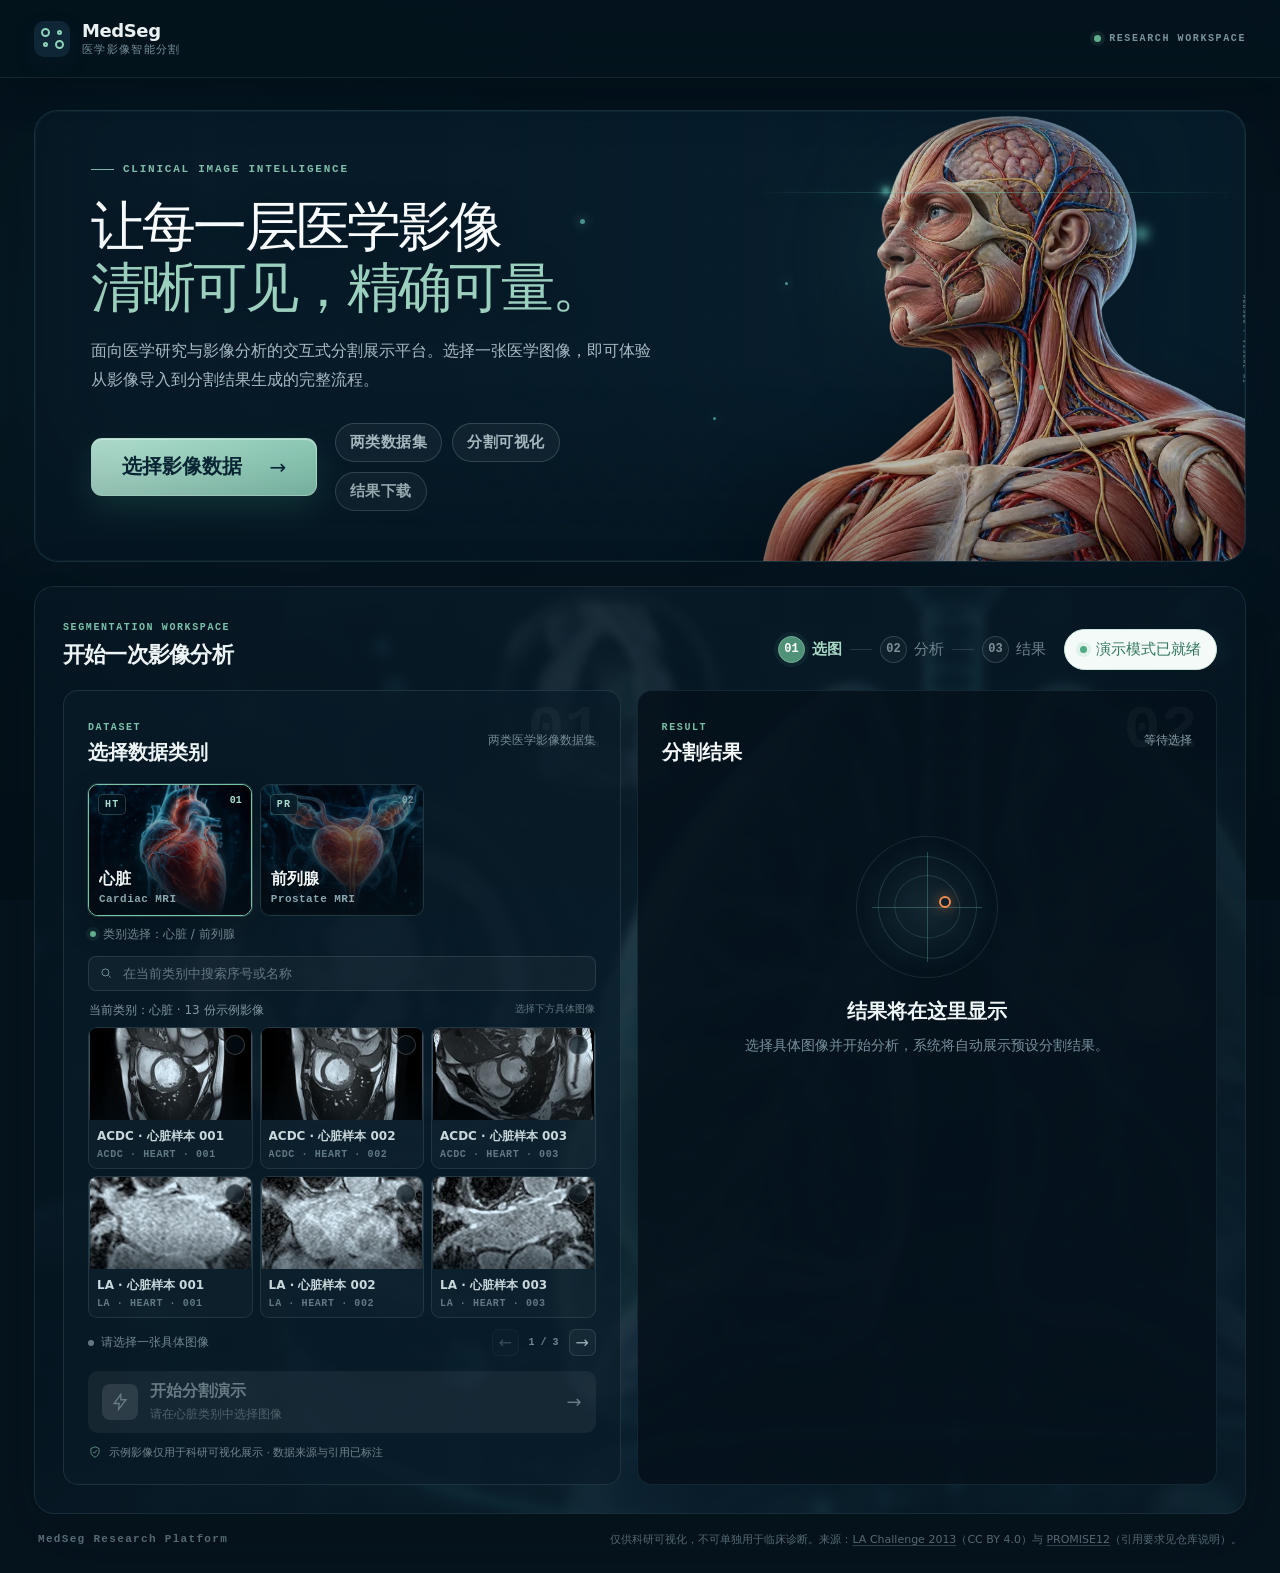
<file: index.html>
<!doctype html>
<html lang="zh-CN">
<head>
  <meta charset="utf-8">
  <meta name="viewport" content="width=device-width,initial-scale=1">
  <meta http-equiv="Cache-Control" content="no-cache, no-store, must-revalidate">
  <meta http-equiv="Pragma" content="no-cache">
  <meta http-equiv="Expires" content="0">
  <meta name="description" content="MedSeg 医学影像智能分割平台">
  <title>MedSeg · 医学影像智能分割</title>
  <link rel="stylesheet" href="./styles.css?v=20261020-3">
</head>
<body>
  <header class="masthead">
    <a class="brand" href="#" aria-label="MedSeg 首页">
      <span class="brand-mark"><i></i><i></i></span>
      <span><b>MedSeg</b><small>医学影像智能分割</small></span>
    </a>
    <span class="header-note"><i></i> RESEARCH WORKSPACE</span>
  </header>

  <main>
    <section class="hero" id="hero">
      <div class="hero-backdrop" aria-hidden="true">
        <img class="anatomy-foreground" src="./assets/anatomy-accent.webp" alt="">
        <div class="anatomy-scan"></div>
        <i class="depth-glow depth-glow-one"></i>
        <i class="depth-glow depth-glow-two"></i>
        <div class="depth-grid"></div>
        <div class="depth-particles"><i></i><i></i><i></i><i></i><i></i><i></i></div>
      </div>
      <div class="hero-copy">
        <span class="eyebrow"><i></i> CLINICAL IMAGE INTELLIGENCE</span>
        <h1>让每一层医学影像<br><em>清晰可见，精确可量。</em></h1>
        <p>面向医学研究与影像分析的交互式分割展示平台。选择一张医学图像，即可体验从影像导入到分割结果生成的完整流程。</p>
        <div class="hero-actions">
          <button class="hero-upload" id="heroUpload">选择影像数据 <span>→</span></button>
          <div class="capability-tags" aria-label="平台能力">
            <span>两类数据集</span><span>分割可视化</span><span>结果下载</span>
          </div>
        </div>
      </div>
      <div class="hero-edge-label" aria-hidden="true">MEDSEG / VISUAL AI</div>
    </section>

    <section class="workspace" aria-labelledby="workspaceTitle">
      <div class="workspace-head">
        <div><span>SEGMENTATION WORKSPACE</span><h2 id="workspaceTitle">开始一次影像分析</h2></div>
        <div class="workspace-meta">
          <div class="workflow-rail" id="workflowRail" aria-label="分析流程">
            <span class="active" data-step="upload"><b>01</b>选图</span><i></i>
            <span data-step="analyze"><b>02</b>分析</span><i></i>
            <span data-step="result"><b>03</b>结果</span>
          </div>
          <div class="service-state ready" id="serviceState" role="status"><i></i><span>演示模式已就绪</span></div>
        </div>
      </div>

      <div class="workflow-grid">
        <section class="panel upload-panel">
          <div class="panel-index">01</div>
          <div class="panel-title"><div><span>DATASET</span><h3>选择数据类别</h3></div><small>两类医学影像数据集</small></div>

          <div class="dataset-picker" id="datasetPicker" aria-label="数据类别选择">
            <button class="active" type="button" data-category="心脏">
              <img src="./assets/dataset-heart-cover.webp" alt="" loading="lazy"><span class="dataset-code">HT</span><span><b>心脏</b><small>Cardiac MRI</small></span><i>01</i>
            </button>
            <button type="button" data-category="前列腺">
              <img src="./assets/dataset-prostate-cover.webp" alt="" loading="lazy"><span class="dataset-code">PR</span><span><b>前列腺</b><small>Prostate MRI</small></span><i>02</i>
            </button>
          </div>
          <p class="dataset-label"><i></i>类别选择：心脏 / 前列腺</p>

          <div class="library-pane" id="libraryPane">
            <div class="library-toolbar single">
              <label class="library-search"><svg viewBox="0 0 24 24" aria-hidden="true"><circle cx="11" cy="11" r="6"/><path d="m16 16 4 4"/></svg><input id="librarySearch" type="search" placeholder="在当前类别中搜索序号或名称"></label>
            </div>
            <div class="library-caption"><span id="libraryCount">正在载入心脏数据…</span><small>选择下方具体图像</small></div>
            <div class="library-grid" id="libraryGrid" aria-live="polite"></div>
            <div class="library-footer">
              <div class="library-selection" id="librarySelection"><i></i><span>请选择一张具体图像</span></div>
              <nav class="library-pagination" aria-label="素材库分页">
                <button id="libraryPrev" aria-label="上一页">←</button><span id="libraryPage">1 / 1</span><button id="libraryNext" aria-label="下一页">→</button>
              </nav>
            </div>
          </div>

          <button class="analyze-button" id="runModel" disabled>
            <span class="button-icon"><svg viewBox="0 0 24 24"><path d="m13 2-9 12h7l-1 8 10-13h-7z"/></svg></span>
            <span><b>开始分割演示</b><small id="runModelHint">请先选择一张图片</small></span>
            <i>→</i>
          </button>

          <div class="progress" id="runProgress">
            <div><span id="progressText">等待提交</span><b id="progressValue">0%</b></div>
            <i><em id="progressBar"></em></i>
          </div>
          <p class="privacy"><svg viewBox="0 0 24 24"><path d="M12 3 5 6v5c0 4.8 2.8 8 7 10 4.2-2 7-5.2 7-10V6zM9 12l2 2 4-5"/></svg>示例影像仅用于科研可视化展示 · 数据来源与引用已标注</p>
        </section>

        <section class="panel result-panel">
          <div class="panel-index">02</div>
          <div class="panel-title"><div><span>RESULT</span><h3>分割结果</h3></div><small id="resultStatus">等待分析</small></div>

          <div class="result-empty" id="resultEmpty">
            <div class="empty-visual"><i></i><i></i><span></span></div>
            <div class="demo-loader" aria-hidden="true"><i></i></div>
            <b id="emptyTitle">结果将在这里显示</b>
            <p id="emptyCopy">选择具体图像并开始分析，系统将自动展示预设分割结果。</p>
          </div>

          <div class="result-content" id="resultContent">
            <div class="demo-result-frame">
              <img id="demoResult" src="./assets/library/results/heart-acdc-001-result.webp" alt="医学影像分割演示结果">
              <span><i></i> <b id="resultLabel">DEMO RESULT</b></span>
            </div>
            <div class="metrics">
              <div><span id="metricLabel1">目标区域</span><b id="metricValue1">等待分析</b></div>
              <div><span id="metricLabel2">分割体积</span><b id="metricValue2">等待分析</b></div>
              <div><span id="metricLabel3">Dice</span><b id="metricValue3">等待分析</b></div>
            </div>
            <p class="demo-disclaimer">量化数值根据预测掩膜与参考标注计算，仅用于科研演示，不代表临床结论。</p>
            <button class="download-button" id="exportResult"><svg viewBox="0 0 24 24"><path d="M12 3v12m0 0 5-5m-5 5-5-5M5 20h14"/></svg>下载演示结果</button>
          </div>
        </section>
      </div>
    </section>

    <footer><span>MedSeg Research Platform</span><p>仅供科研可视化，不可单独用于临床诊断。来源：<a href="https://figshare.com/articles/dataset/Left_Atrial_Segmentation_Challenge_2013_MRI_testing/1492989" target="_blank" rel="noopener noreferrer">LA Challenge 2013</a>（CC BY 4.0）与 <a href="https://zenodo.org/records/8026660" target="_blank" rel="noopener noreferrer">PROMISE12</a>（引用要求见仓库说明）。</p></footer>
  </main>

  <div class="toast" id="toast" role="status"><span>✓</span><div><b>操作完成</b><small>结果已更新</small></div></div>
  <script src="./app.js?v=20261020-3"></script>
</body>
</html>
</file>
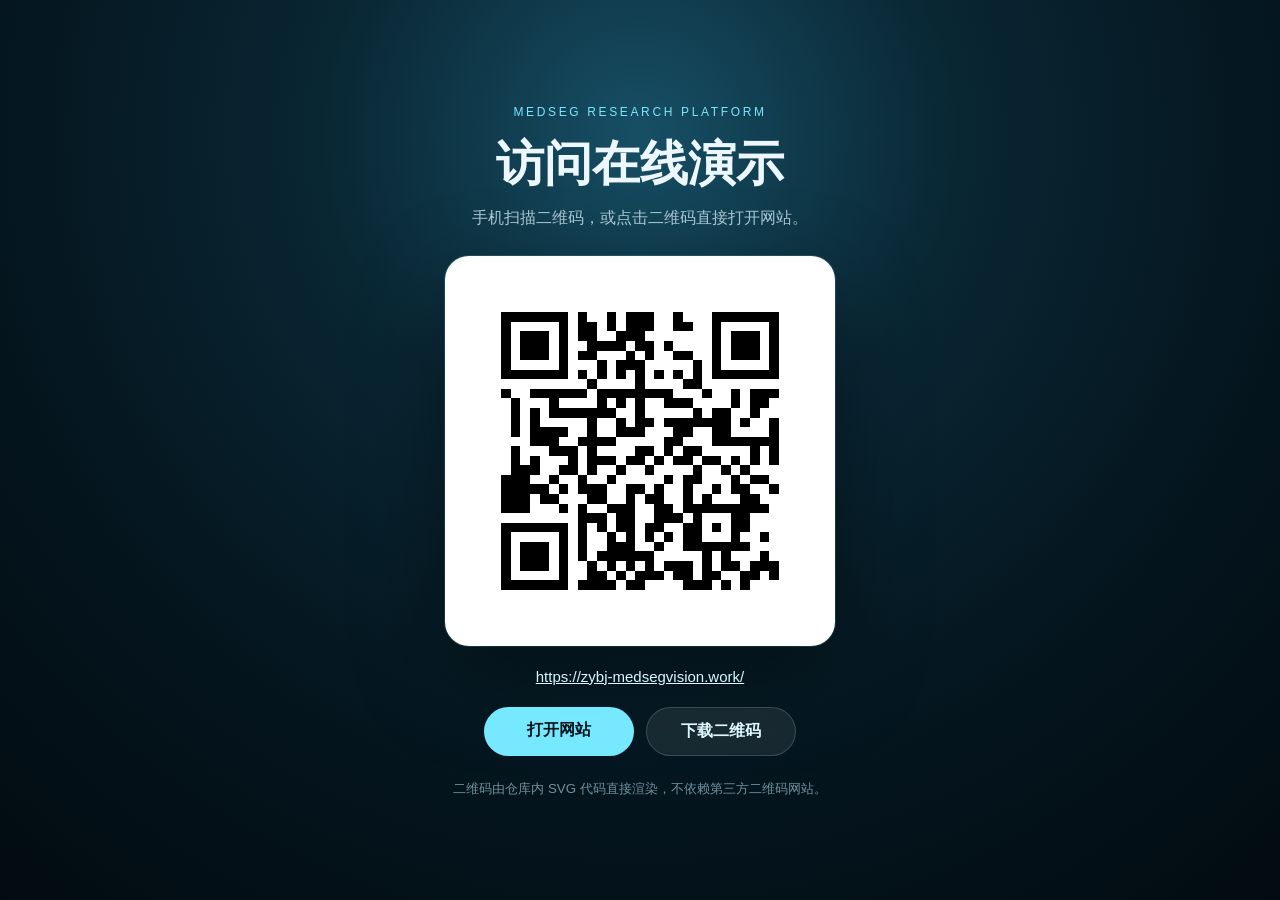
<file: qr.html>
<!doctype html>
<html lang="zh-CN">
<head>
  <meta charset="utf-8">
  <meta name="viewport" content="width=device-width,initial-scale=1">
  <title>MedSeg · 网站二维码</title>
  <meta name="description" content="MedSeg 医学影像智能分割平台访问二维码">
  <style>
    :root { color-scheme: dark; font-family: Inter, "PingFang SC", "Microsoft YaHei", sans-serif; }
    * { box-sizing: border-box; }
    body { margin: 0; min-height: 100vh; display: grid; place-items: center; padding: 32px; color: #edf7ff; background: radial-gradient(circle at 50% 15%, #174f65 0, #092633 32%, #04141d 68%, #020b11 100%); }
    main { width: min(92vw, 560px); text-align: center; }
    .eyebrow { color: #79e7ff; font-size: 12px; letter-spacing: .22em; }
    h1 { margin: 12px 0 8px; font-size: clamp(30px, 7vw, 48px); font-weight: 650; }
    p { margin: 0 0 24px; color: #a8c6d2; line-height: 1.7; }
    .qr { display: block; width: min(78vw, 390px); margin: 0 auto; padding: 18px; border-radius: 24px; background: #fff; box-shadow: 0 30px 90px rgba(0,0,0,.38), 0 0 0 1px rgba(117,231,255,.18); }
    .qr img { display: block; width: 100%; height: auto; }
    .url { display: block; margin: 22px 0; color: #d9f7ff; font-size: 15px; word-break: break-all; }
    .actions { display: flex; justify-content: center; gap: 12px; flex-wrap: wrap; }
    .actions a { min-width: 150px; padding: 13px 18px; border-radius: 999px; color: #03131b; background: #76e8ff; text-decoration: none; font-weight: 700; }
    .actions a:last-child { color: #dff8ff; background: rgba(255,255,255,.08); border: 1px solid rgba(255,255,255,.16); }
    small { display: block; margin-top: 24px; color: #6f929f; }
  </style>
</head>
<body>
  <main>
    <span class="eyebrow">MEDSEG RESEARCH PLATFORM</span>
    <h1>访问在线演示</h1>
    <p>手机扫描二维码，或点击二维码直接打开网站。</p>
    <a class="qr" href="https://zybj-medsegvision.work/" aria-label="打开 MedSeg 网站">
      <img src="./assets/zybj-medsegvision-qr.svg" alt="MedSeg 网站二维码">
    </a>
    <a class="url" href="https://zybj-medsegvision.work/">https://zybj-medsegvision.work/</a>
    <div class="actions">
      <a href="https://zybj-medsegvision.work/">打开网站</a>
      <a href="./assets/zybj-medsegvision-qr.svg" download="zybj-medsegvision-qr.svg">下载二维码</a>
    </div>
    <small>二维码由仓库内 SVG 代码直接渲染，不依赖第三方二维码网站。</small>
  </main>
</body>
</html>
</file>
<file: styles.css>
:root {
  --ink: #12202d;
  --muted: #687685;
  --line: #dce3e8;
  --paper: #f4f6f5;
  --white: #ffffff;
  --navy: #0f2636;
  --blue: #266c8e;
  --blue-dark: #174e6b;
  --mint: #78bda5;
  --shadow: 0 18px 60px rgba(21, 45, 59, .09);
}

* { box-sizing: border-box; }
html { scroll-behavior: smooth; }
body { margin: 0; color: var(--ink); background: var(--paper); font-family: Inter, "PingFang SC", "Microsoft YaHei", system-ui, sans-serif; -webkit-font-smoothing: antialiased; }
body:before, body:after { content: ""; position: fixed; z-index: -1; border-radius: 50%; filter: blur(90px); pointer-events: none; }
body:before { width: 40vw; height: 40vw; left: -18vw; top: 22vh; background: rgba(77, 156, 150, .10); animation: ambient-drift 15s ease-in-out infinite alternate; }
body:after { width: 34vw; height: 34vw; right: -14vw; top: 48vh; background: rgba(48, 106, 147, .09); animation: ambient-drift 18s ease-in-out -5s infinite alternate-reverse; }
button, input { font: inherit; }
button, label { -webkit-tap-highlight-color: transparent; }

.masthead { height: 78px; padding: 0 max(34px, calc((100vw - 1360px) / 2)); display: flex; align-items: center; justify-content: space-between; border-bottom: 1px solid rgba(18, 32, 45, .08); background: rgba(248, 249, 248, .9); backdrop-filter: blur(18px); position: sticky; top: 0; z-index: 20; }
.brand { display: flex; align-items: center; gap: 12px; color: inherit; text-decoration: none; }
.brand-mark { width: 36px; height: 36px; position: relative; display: grid; place-items: center; border-radius: 10px; background: var(--navy); box-shadow: 0 8px 20px rgba(15, 38, 54, .18); }
.brand-mark:before, .brand-mark:after, .brand-mark i { content: ""; position: absolute; width: 5px; height: 5px; border: 2px solid #8ed2ba; border-radius: 50%; }
.brand-mark:before { transform: translate(-7px, -6px); }
.brand-mark:after { transform: translate(7px, 6px); }
.brand-mark i:first-child { transform: translate(7px, -6px); }
.brand-mark i:last-child { transform: translate(-7px, 6px); }
.brand > span:last-child { display: flex; flex-direction: column; }
.brand b { font-size: 18px; letter-spacing: -.4px; }
.brand small { margin-top: 1px; color: #7d8993; font-size: 9px; letter-spacing: .12em; }
.header-note { display: flex; align-items: center; gap: 8px; color: #70808a; font: 600 8px ui-monospace, SFMono-Regular, Menlo, monospace; letter-spacing: .16em; }
.header-note i { width: 7px; height: 7px; border-radius: 50%; background: #62ac8e; box-shadow: 0 0 0 4px rgba(98,172,142,.12); }

main { max-width: 1360px; margin: 0 auto; padding: 32px 34px 26px; }
.hero { --depth-x: 0; --depth-y: 0; min-height: 430px; overflow: hidden; position: relative; border: 1px solid rgba(119,184,172,.13); border-radius: 24px; background: #081e2d; box-shadow: 0 25px 75px rgba(10, 35, 48, .18); isolation: isolate; }
.hero:before { content: ""; position: absolute; inset: 0; z-index: 1; background: linear-gradient(90deg, rgba(7,26,39,.97) 0%, rgba(7,27,40,.88) 35%, rgba(7,27,40,.38) 58%, rgba(7,27,40,.12) 100%), linear-gradient(0deg, rgba(5,20,30,.55), transparent 44%); }
.hero:after { content: ""; position: absolute; inset: 0; z-index: 4; border-radius: inherit; box-shadow: inset 0 0 0 1px rgba(255,255,255,.035), inset 0 -70px 100px rgba(3,14,22,.28); pointer-events: none; }
.hero-backdrop { position: absolute; inset: 0; overflow: hidden; }
.depth-image { width: 112%; height: 112%; position: absolute; left: -4%; top: -6%; object-fit: cover; opacity: .54; transform: translate3d(calc(var(--depth-x) * -16px), calc(var(--depth-y) * -10px), 0) scale(1.035); filter: blur(1.2px) saturate(.74) contrast(1.03); transition: transform .7s cubic-bezier(.2,.8,.2,1); will-change: transform; }
.anatomy-foreground { width: auto; height: 112%; position: absolute; right: -2.5%; bottom: -12%; z-index: 2; object-fit: contain; opacity: .94; transform: translate3d(calc(var(--depth-x) * 10px), calc(var(--depth-y) * 7px), 0); filter: saturate(.73) contrast(1.04) brightness(.84) drop-shadow(-24px 12px 34px rgba(1,12,20,.38)); transition: transform .58s cubic-bezier(.2,.8,.2,1); will-change: transform; }
.anatomy-scan { width: 41%; height: 1px; position: absolute; right: 0; top: 18%; z-index: 3; background: linear-gradient(90deg, transparent, rgba(105,223,197,.72), transparent); box-shadow: 0 0 18px rgba(105,223,197,.42); opacity: .55; animation: anatomy-scan 6.5s ease-in-out infinite; }
.depth-grid { position: absolute; inset: -8%; transform: translate3d(calc(var(--depth-x) * 9px), calc(var(--depth-y) * 6px), 0); background-image: linear-gradient(rgba(142,211,198,.035) 1px, transparent 1px), linear-gradient(90deg, rgba(142,211,198,.035) 1px, transparent 1px); background-size: 48px 48px; mask-image: linear-gradient(90deg, #000, transparent 72%); transition: transform .9s cubic-bezier(.2,.8,.2,1); }
.depth-glow { position: absolute; border-radius: 50%; filter: blur(38px); opacity: .42; mix-blend-mode: screen; }
.depth-glow-one { width: 180px; height: 180px; right: 18%; top: 12%; z-index: 2; background: rgba(64,193,189,.22); transform: translate3d(calc(var(--depth-x) * 24px), calc(var(--depth-y) * 16px), 0); }
.depth-glow-two { width: 110px; height: 110px; right: 5%; bottom: 8%; background: rgba(104,211,178,.19); transform: translate3d(calc(var(--depth-x) * 38px), calc(var(--depth-y) * 24px), 0); }
.depth-particles { position: absolute; inset: 0; z-index: 2; pointer-events: none; }
.depth-particles i { width: 5px; height: 5px; position: absolute; border-radius: 50%; background: rgba(116,219,205,.62); box-shadow: 0 0 12px rgba(116,219,205,.75); animation: particle-float 6s ease-in-out infinite alternate; }
.depth-particles i:nth-child(1) { left: 45%; top: 24%; }
.depth-particles i:nth-child(2) { width: 3px; height: 3px; left: 56%; top: 68%; animation-delay: -1.4s; }
.depth-particles i:nth-child(3) { width: 8px; height: 8px; left: 70%; top: 17%; filter: blur(2px); animation-delay: -3s; }
.depth-particles i:nth-child(4) { left: 83%; top: 61%; animation-delay: -4.2s; }
.depth-particles i:nth-child(5) { width: 11px; height: 11px; left: 91%; top: 26%; filter: blur(4px); animation-delay: -2.1s; }
.depth-particles i:nth-child(6) { width: 3px; height: 3px; left: 62%; top: 38%; animation-delay: -.7s; }
.hero-copy { width: min(680px, 59%); min-height: 430px; display: flex; flex-direction: column; justify-content: center; padding: 52px 56px 50px; position: relative; z-index: 3; }
.eyebrow { display: flex; align-items: center; gap: 9px; color: #80bca8; font: 600 9px/1.2 ui-monospace, SFMono-Regular, Menlo, monospace; letter-spacing: .16em; }
.eyebrow i { width: 23px; height: 1px; background: #80bca8; }
.hero h1 { margin: 21px 0 16px; color: #f7fbfc; font-family: Georgia, "Noto Serif SC", serif; font-size: clamp(38px, 4.2vw, 61px); font-weight: 500; line-height: 1.14; letter-spacing: -.052em; text-shadow: 0 5px 30px rgba(2,12,19,.32); }
.hero h1 em { color: #9cd0be; font-style: normal; }
.hero-copy > p { max-width: 660px; margin: 0; color: #a9bac4; font-size: 13px; line-height: 1.9; }
.hero-actions { display: flex; align-items: center; gap: 18px; margin-top: 28px; }
.hero-upload { min-width: 226px; height: 58px; display: inline-flex; align-items: center; justify-content: center; gap: 28px; padding: 0 24px; border: 1px solid rgba(191,237,221,.72); border-radius: 11px; color: #0b2837; background: linear-gradient(135deg, #b6e6d5, #89cbb5); box-shadow: 0 13px 32px rgba(66,157,130,.23), inset 0 1px rgba(255,255,255,.45); cursor: pointer; font-size: 20px; font-weight: 700; transition: .25s ease; }
.hero-upload:hover { background: linear-gradient(135deg, #c6eee0, #9bd8c4); box-shadow: 0 16px 40px rgba(66,157,130,.31), inset 0 1px rgba(255,255,255,.55); transform: translateY(-2px); }
.hero-upload span { font-size: 20px; font-weight: 400; }
.capability-tags { display: flex; align-items: center; gap: 10px; flex-wrap: wrap; }
.capability-tags span { padding: 9px 14px; border: 1px solid rgba(171,205,199,.22); border-radius: 999px; color: #abc0c6; background: rgba(255,255,255,.045); font: 600 15px ui-monospace, SFMono-Regular, Menlo, monospace; letter-spacing: .03em; }
.hero-edge-label { position: absolute; right: -45px; top: 50%; z-index: 5; transform: rotate(90deg); color: rgba(161,199,198,.5); font: 600 6px ui-monospace, monospace; letter-spacing: .23em; }

.workspace { margin-top: 24px; padding: 28px; border: 1px solid rgba(204,216,222,.9); border-radius: 20px; background: rgba(255,255,255,.82); box-shadow: 0 18px 55px rgba(31, 54, 68, .075); backdrop-filter: blur(20px); }
.workspace-head { display: flex; justify-content: space-between; align-items: flex-end; margin-bottom: 20px; }
.workspace-head > div:first-child span, .panel-title span { color: var(--blue); font: 600 8px ui-monospace, monospace; letter-spacing: .16em; }
.workspace h2 { margin: 6px 0 0; font-size: 22px; letter-spacing: -.035em; }
.workspace-meta { display: flex; align-items: center; gap: 18px; }
.workflow-rail { display: flex; align-items: center; gap: 8px; }
.workflow-rail > i { width: 22px; height: 1px; display: block; background: #dbe2e6; }
.workflow-rail span { display: flex; align-items: center; gap: 7px; color: #9aa5ac; font-size: 14px; transition: .25s; }
.workflow-rail span b { width: 27px; height: 27px; display: grid; place-items: center; border: 1px solid #dce3e7; border-radius: 50%; color: #9aa5ac; font: 600 11px ui-monospace, monospace; background: #f8f9f9; transition: .25s; }
.workflow-rail span.active { color: var(--blue-dark); font-weight: 600; }
.workflow-rail span.active b { border-color: #76ae9a; color: #fff; background: #4f9278; box-shadow: 0 0 0 4px rgba(79,146,120,.1); }
.workflow-rail span.complete { color: #68907f; }
.workflow-rail span.complete b { border-color: #b5d9ca; color: #4d8e75; background: #edf7f3; }
.service-state { display: flex; align-items: center; gap: 9px; padding: 10px 15px; border: 1px solid #e1e5e8; border-radius: 999px; color: #72808b; background: #f8f9f9; font-size: 14px; }
.service-state i { width: 7px; height: 7px; border-radius: 50%; background: #9aa6ae; box-shadow: 0 0 0 4px rgba(154,166,174,.12); }
.service-state.ready { color: #32765d; border-color: #cde6dc; background: #f3faf7; }
.service-state.ready i { background: #52a985; box-shadow: 0 0 0 4px rgba(82,169,133,.12); }
.service-state.warning { color: #9a7022; border-color: #eedfb8; background: #fffaf0; }
.service-state.warning i { background: #d8a240; }
.service-state.offline { color: #966060; border-color: #ecd8d8; background: #fff7f7; }
.service-state.offline i { background: #c97b7b; }

.workflow-grid { display: grid; grid-template-columns: minmax(380px, .88fr) minmax(500px, 1.12fr); gap: 16px; }
.panel { min-height: 440px; position: relative; padding: 24px; overflow: hidden; border: 1px solid var(--line); border-radius: 15px; background: var(--white); transition: transform .28s ease, box-shadow .28s ease, border-color .28s ease; }
.panel:hover { transform: translateY(-2px); border-color: #cdd9de; box-shadow: 0 16px 38px rgba(21,48,63,.08); }
.panel-index { position: absolute; right: 18px; top: 9px; color: #eff2f3; font: 700 62px/1 ui-monospace, monospace; pointer-events: none; }
.panel-title { position: relative; z-index: 1; display: flex; justify-content: space-between; align-items: center; margin-bottom: 18px; }
.panel-title h3 { margin: 5px 0 0; font-size: 17px; }
.panel-title > small { color: #87939d; font-size: 9px; }

.drop-zone { min-height: 178px; display: flex; flex-direction: column; align-items: center; justify-content: center; position: relative; overflow: hidden; padding: 24px; border: 1px dashed #b9c8d0; border-radius: 12px; background: #f7f9f9; cursor: pointer; transition: .2s ease; text-align: center; }
.drop-zone:hover, .drop-zone.dragging { border-color: #5b9f87; background: linear-gradient(145deg, #f4faf7, #f0f7f8); box-shadow: inset 0 0 0 1px rgba(91,159,135,.08), 0 12px 26px rgba(32,93,72,.07); transform: translateY(-2px); }
.upload-icon { width: 46px; height: 46px; display: grid; place-items: center; margin-bottom: 12px; border-radius: 50%; color: var(--blue); background: #e6f0f4; }
.upload-icon svg { width: 23px; fill: none; stroke: currentColor; stroke-width: 1.6; }
.drop-zone b { font-size: 14px; }
.drop-zone p { max-width: 400px; margin: 7px 0 13px; color: #7b8892; font-size: 9px; line-height: 1.6; }
.choose-file { padding: 7px 13px; border: 1px solid #cdd8de; border-radius: 7px; color: #35556a; background: #fff; font-size: 9px; font-weight: 600; }
.input-preview { display: none; }
.input-preview.show { width: calc(100% - 20px); height: calc(100% - 20px); display: block; position: absolute; inset: 10px; border-radius: 9px; object-fit: contain; background: #07111a; }
.drop-zone.has-preview > :not(input):not(.input-preview) { opacity: 0; }
.drop-zone.has-preview:after { content: "点击更换图片"; position: absolute; right: 17px; bottom: 16px; z-index: 2; padding: 6px 9px; border: 1px solid rgba(255,255,255,.18); border-radius: 6px; color: #d8e7e9; background: rgba(4,18,27,.72); backdrop-filter: blur(10px); font-size: 8px; }
.selection { display: none; margin-top: 11px; padding: 11px 12px; border: 1px solid #d7e6df; border-radius: 9px; background: #f4faf7; }
.selection.show { display: block; }
.selection.error { border-color: #edd3d3; background: #fff6f6; }
.selection > div { display: flex; justify-content: space-between; gap: 14px; }
.selection b { font-size: 10px; }
.selection > div span { color: #648071; font-size: 8px; }
.selection.error > div span { color: #aa6565; }
.selection ul { max-height: 72px; margin: 8px 0 0; padding: 0; overflow: auto; list-style: none; }
.selection li { display: flex; justify-content: space-between; padding: 4px 0; border-top: 1px solid rgba(42,90,69,.09); color: #65736e; font-size: 8px; }
.selection li small { color: #8b9691; }
.analyze-button { width: 100%; min-height: 61px; display: flex; align-items: center; gap: 12px; margin-top: 12px; padding: 10px 14px; border: 0; border-radius: 10px; color: #fff; background: var(--blue-dark); box-shadow: 0 10px 22px rgba(23,78,107,.19); cursor: pointer; text-align: left; transition: .2s ease; }
.analyze-button:hover:not(:disabled) { background: #103f57; transform: translateY(-1px); }
.analyze-button:disabled { color: #9aa7ae; background: #e8ecee; box-shadow: none; cursor: not-allowed; }
.button-icon { width: 36px; height: 36px; display: grid; place-items: center; border-radius: 8px; background: rgba(255,255,255,.1); }
.button-icon svg { width: 18px; fill: none; stroke: currentColor; stroke-width: 1.7; }
.analyze-button > span:nth-child(2) { display: flex; flex: 1; flex-direction: column; }
.analyze-button b { font-size: 12px; }
.analyze-button small { margin-top: 4px; opacity: .7; font-size: 8px; }
.analyze-button > i { font-style: normal; font-size: 18px; }
.progress { display: none; margin-top: 12px; }
.progress.show { display: block; }
.progress > div { display: flex; justify-content: space-between; margin-bottom: 6px; color: #65737d; font-size: 8px; }
.progress > i { height: 4px; display: block; overflow: hidden; border-radius: 99px; background: #e5e9eb; }
.progress em { width: 0; height: 100%; display: block; border-radius: inherit; background: linear-gradient(90deg, var(--blue), var(--mint)); transition: width .35s; }
.privacy { display: flex; align-items: center; gap: 7px; margin: 12px 0 0; color: #849098; font-size: 8px; }
.privacy svg { width: 14px; fill: none; stroke: #60917e; stroke-width: 1.6; }

.result-panel { background: #0f1e29; border-color: #0f1e29; color: #eef5f6; }
.result-panel:hover { border-color: #193848; box-shadow: 0 18px 45px rgba(8,24,34,.18); }
.result-panel .panel-index { color: rgba(255,255,255,.035); }
.result-panel .panel-title h3 { color: #f3f7f8; }
.result-panel .panel-title > small { color: #8ba0aa; }
.result-panel .panel-title span { color: #78bda5; }
.result-empty { min-height: 326px; display: flex; flex-direction: column; align-items: center; justify-content: center; text-align: center; transition: .2s; }
.result-empty.hide { display: none; }
.empty-visual { width: 142px; height: 142px; position: relative; margin-bottom: 20px; border: 1px solid rgba(134,174,187,.15); border-radius: 50%; background: radial-gradient(circle, rgba(89,144,151,.17), transparent 68%); }
.empty-visual:before, .empty-visual:after { content: ""; position: absolute; inset: 20px; border: 1px solid rgba(121,178,174,.2); border-radius: 48% 52% 45% 55%; transform: rotate(18deg); }
.empty-visual:after { inset: 38px; transform: rotate(-25deg); }
.empty-visual i { position: absolute; background: rgba(111,190,168,.32); }
.empty-visual i:first-child { width: 1px; inset: 15px auto 15px 50%; }
.empty-visual i:nth-child(2) { height: 1px; inset: 50% 15px auto; }
.empty-visual span { width: 12px; height: 12px; position: absolute; left: 59%; top: 42%; border: 2px solid #ef8d52; border-radius: 50%; box-shadow: 0 0 14px rgba(239,141,82,.6); }
.result-empty b { font-size: 13px; }
.result-empty p { max-width: 330px; margin: 8px 0 0; color: #78909c; font-size: 9px; line-height: 1.7; }
.demo-loader { width: 142px; height: 142px; display: none; place-items: center; position: relative; margin-bottom: 20px; }
.demo-loader:before { content: ""; position: absolute; inset: 0; border-radius: 50%; background: conic-gradient(from 0deg, transparent 0 18%, #78c3a8 42%, #4f89a6 70%, transparent 92%); animation: demo-spin 1.05s linear infinite; box-shadow: 0 0 38px rgba(83,177,156,.16); }
.demo-loader:after { content: ""; position: absolute; inset: 8px; border: 1px solid rgba(124,192,181,.16); border-radius: 50%; background: radial-gradient(circle, #102936 0 44%, #0b1d28 45% 100%); }
.demo-loader i { width: 1px; height: 118px; position: absolute; z-index: 2; background: linear-gradient(transparent, rgba(121,204,183,.38), transparent); animation: demo-scan 1.8s ease-in-out infinite alternate; }
.result-empty.processing .empty-visual { display: none; }
.result-empty.processing .demo-loader { display: grid; }
.result-content { display: none; }
.result-content.show { display: block; }
.demo-result-frame { height: 284px; position: relative; overflow: hidden; border: 1px solid #29424d; border-radius: 10px; background: #03080c; box-shadow: inset 0 0 35px rgba(44,108,111,.08); }
.demo-result-frame img { width: 100%; height: 100%; display: block; object-fit: contain; }
.demo-result-frame > span { position: absolute; left: 12px; top: 12px; display: flex; align-items: center; gap: 6px; padding: 6px 8px; border: 1px solid rgba(135,196,181,.2); border-radius: 5px; color: #9fc7bc; background: rgba(4,16,24,.72); backdrop-filter: blur(10px); font: 600 7px ui-monospace, monospace; letter-spacing: .1em; }
.demo-result-frame > span i { width: 6px; height: 6px; border-radius: 50%; background: #70c5a2; box-shadow: 0 0 9px #70c5a2; }
.preview-grid { display: grid; grid-template-columns: repeat(3, 1fr); gap: 7px; }
.preview-grid figure { min-width: 0; margin: 0; overflow: hidden; border: 1px solid #293a45; border-radius: 8px; background: #05090c; }
.preview-grid img { width: 100%; aspect-ratio: 1 / .82; display: block; object-fit: contain; }
.preview-grid figcaption { display: flex; justify-content: space-between; padding: 7px 8px; color: #7f9aa7; font: 600 7px ui-monospace, monospace; letter-spacing: .08em; }
.preview-grid figcaption span { color: #61737c; font-family: inherit; letter-spacing: 0; }
.metrics { display: grid; grid-template-columns: repeat(3, 1fr); gap: 7px; margin-top: 9px; }
.metrics div { padding: 11px; border: 1px solid #283a45; border-radius: 8px; background: #132631; }
.metrics span { display: block; color: #748b96; font-size: 7px; }
.metrics b { display: block; margin-top: 5px; color: #dcebec; font-size: 13px; }
.download-button { width: 100%; display: flex; align-items: center; justify-content: center; gap: 8px; margin-top: 9px; padding: 11px; border: 1px solid #376252; border-radius: 8px; color: #b5decf; background: #173329; cursor: pointer; font-size: 9px; font-weight: 600; }
.download-button:hover { background: #1c4133; }
.download-button svg { width: 15px; fill: none; stroke: currentColor; stroke-width: 1.7; }
.demo-disclaimer { margin: 9px 0 0; color: #687f89; font-size: 7px; text-align: center; }

footer { display: flex; align-items: center; justify-content: space-between; gap: 30px; padding: 18px 4px 0; color: #8b959c; font-size: 8px; }
footer span { font: 600 8px ui-monospace, monospace; letter-spacing: .12em; }
footer p { margin: 0; text-align: right; }
footer a { color: inherit; text-decoration-color: rgba(96, 118, 128, .5); text-underline-offset: 2px; }
footer a:hover { color: #cfeef5; text-decoration-color: currentColor; }
.toast { min-width: 280px; display: flex; align-items: center; gap: 10px; position: fixed; right: 26px; bottom: 26px; z-index: 50; padding: 13px 15px; border: 1px solid #d5e1dc; border-radius: 12px; background: rgba(255,255,255,.96); box-shadow: 0 18px 50px rgba(20,40,50,.16); opacity: 0; transform: translateY(14px); pointer-events: none; transition: .25s; }
.toast.show { opacity: 1; transform: none; }
.toast > span { width: 28px; height: 28px; display: grid; place-items: center; border-radius: 50%; color: #fff; background: #4d9a7c; }
.toast div { display: flex; flex-direction: column; }
.toast b { font-size: 10px; }
.toast small { margin-top: 3px; color: #7e8a92; font-size: 8px; }

@keyframes ambient-drift { to { transform: translate3d(5vw, -4vh, 0) scale(1.08); } }
@keyframes particle-float { to { transform: translate3d(8px, -12px, 0); opacity: .25; } }
@keyframes anatomy-scan { 0%, 100% { top: 18%; opacity: .2; } 48% { opacity: .68; } 60% { top: 82%; opacity: .42; } }
@keyframes demo-spin { to { transform: rotate(360deg); } }
@keyframes demo-scan { from { transform: rotate(0deg); } to { transform: rotate(180deg); } }

@media (max-width: 980px) {
  .hero:before { background: linear-gradient(90deg, rgba(7,26,39,.97), rgba(7,27,40,.84) 65%, rgba(7,27,40,.42)); }
  .hero-copy { width: 78%; }
  .anatomy-foreground { right: -10%; opacity: .78; }
  .workflow-grid { grid-template-columns: 1fr; }
  .panel { min-height: 0; }
  .result-empty { min-height: 280px; }
}

@media (max-width: 640px) {
  .masthead { height: 68px; padding: 0 16px; }
  .brand small { display: none; }
  .header-note { font-size: 7px; letter-spacing: .09em; }
  main { padding: 16px; }
  .hero { min-height: 0; border-radius: 15px; }
  .hero-copy { width: 100%; min-height: 430px; padding: 38px 24px 78px; }
  .hero:before { background: linear-gradient(90deg, rgba(7,26,39,.97), rgba(7,27,40,.73)), linear-gradient(0deg, rgba(5,20,30,.65), transparent 55%); }
  .depth-image { width: 145%; left: -18%; opacity: .38; }
  .anatomy-foreground { height: 100%; right: -28%; bottom: -5%; opacity: .42; }
  .anatomy-scan { width: 64%; opacity: .28; }
  .hero h1 { font-size: 34px; }
  .hero-actions { align-items: flex-start; flex-direction: column; }
  .capability-tags { width: 100%; max-width: none; flex-wrap: nowrap; gap: 6px; }
  .capability-tags span { min-width: 0; flex: 1; padding: 8px 5px; font-size: 10px; text-align: center; white-space: nowrap; }
  .hero-edge-label { display: none; }
  .workspace { padding: 17px; border-radius: 15px; }
  .workspace-head { align-items: flex-start; flex-direction: column; gap: 14px; }
  .workspace-meta { width: 100%; align-items: flex-start; flex-direction: column-reverse; gap: 12px; }
  .workflow-rail { width: 100%; }
  .workflow-rail > i { flex: 1; }
  .workspace h2 { font-size: 18px; }
  .service-state { padding: 7px 9px; }
  .service-state span { max-width: 92px; }
  .workflow-grid { grid-template-columns: minmax(0, 1fr); }
  .panel { padding: 18px; }
  .panel-index { font-size: 46px; }
  .drop-zone { min-height: 165px; }
  .preview-grid { grid-template-columns: 1fr; }
  .preview-grid img { aspect-ratio: 16 / 9; }
  .metrics { grid-template-columns: 1fr 1fr 1fr; }
  footer { align-items: flex-start; flex-direction: column; gap: 7px; }
  footer p { text-align: left; line-height: 1.6; }
  .toast { left: 16px; right: 16px; bottom: 16px; min-width: 0; }
}

@media (prefers-reduced-motion: reduce) {
  *, *:before, *:after { scroll-behavior: auto !important; animation-duration: .01ms !important; animation-iteration-count: 1 !important; transition-duration: .01ms !important; }
}

/* Dark clinical shell: the medical visual continues behind the whole workspace. */
html { background: #06141e; }
body { position: relative; isolation: isolate; color: #dce7eb; background: transparent; }
body:before { width: auto; height: auto; inset: -8%; z-index: -2; border-radius: 0; opacity: .38; background: radial-gradient(circle at 18% 35%, rgba(35,119,119,.22), transparent 34%), radial-gradient(circle at 82% 68%, rgba(31,79,124,.2), transparent 32%); filter: blur(34px); animation: background-breathe 18s ease-in-out infinite alternate; }
body:after { width: auto; height: auto; inset: 0; z-index: -1; border-radius: 0; background: linear-gradient(180deg, rgba(4,17,26,.87), rgba(5,20,30,.75) 38%, rgba(4,16,24,.94)), radial-gradient(circle at 14% 34%, rgba(48,135,132,.17), transparent 34%), radial-gradient(circle at 86% 72%, rgba(39,92,133,.16), transparent 31%); filter: none; animation: none; }
.masthead { border-bottom-color: rgba(147,181,190,.12); background: rgba(5,20,30,.76); box-shadow: 0 10px 35px rgba(1,10,16,.18); }
.brand { color: #eaf1f3; }
.brand small { color: #77909a; }
.header-note { color: #78939b; }
main { position: relative; }
.workspace { position: relative; overflow: hidden; border-color: rgba(139,174,184,.15); background: rgba(7,24,35,.78); box-shadow: 0 22px 65px rgba(1,10,16,.26); }
.workspace:before { content: ""; position: absolute; inset: -10%; z-index: 0; background: url("./assets/lung-depth-hero.webp") 72% 48% / cover no-repeat; opacity: .24; filter: blur(5px) saturate(.75); animation: workspace-depth 16s ease-in-out infinite alternate; }
.workspace:after { content: ""; position: absolute; inset: 0; z-index: 1; background: linear-gradient(90deg, rgba(5,20,30,.48), rgba(5,20,30,.18) 52%, rgba(5,20,30,.5)); pointer-events: none; }
.workspace > * { position: relative; z-index: 2; }
.workspace h2, .panel-title h3 { color: #edf4f5; }
.workspace-head > div:first-child span, .panel-title span { color: #7bc0aa; }
.workspace-meta { color: #9babb1; }
.workflow-rail > i { background: rgba(138,169,177,.22); }
.workflow-rail span { color: #6f848d; }
.workflow-rail span b { border-color: rgba(137,171,180,.25); color: #7e9198; background: rgba(255,255,255,.035); }
.workflow-rail span.active { color: #a7d7c5; }
.workflow-rail span.complete { color: #7fab99; }
.service-state { border-color: rgba(135,164,173,.18); color: #8499a1; background: rgba(255,255,255,.035); }
.service-state.offline { color: #d89595; border-color: rgba(204,117,117,.25); background: rgba(105,38,45,.16); }
.upload-panel { border-color: rgba(137,171,180,.16); background: rgba(9,29,41,.72); }
.panel:hover { border-color: rgba(131,191,177,.3); box-shadow: 0 18px 48px rgba(0,9,15,.24); }
.panel-index { color: rgba(226,240,243,.045); }
.panel-title > small { color: #738a93; }
.drop-zone { border-color: rgba(137,176,185,.35); background: rgba(255,255,255,.035); }
.drop-zone:hover, .drop-zone.dragging { border-color: #68b296; background: linear-gradient(145deg, rgba(75,151,125,.12), rgba(54,121,142,.09)); box-shadow: inset 0 0 0 1px rgba(91,159,135,.1), 0 14px 32px rgba(0,10,16,.18); }
.upload-icon { color: #8bc9b4; background: rgba(105,190,162,.11); }
.drop-zone b { color: #dce7ea; }
.drop-zone p { color: #768c95; }
.choose-file { border-color: rgba(139,174,184,.25); color: #abc0c7; background: rgba(255,255,255,.045); }
.selection { border-color: rgba(103,174,147,.24); background: rgba(41,101,78,.14); }
.selection.error { border-color: rgba(198,112,112,.28); background: rgba(111,44,44,.15); }
.selection b { color: #dce8e4; }
.selection > div span, .selection li, .selection li small { color: #78958a; }
.analyze-button:disabled { color: #667b84; background: rgba(255,255,255,.055); }
.privacy { color: #71858d; }
.progress > div { color: #82979f; }
.progress > i { background: rgba(255,255,255,.08); }
.result-panel { border-color: rgba(112,162,171,.14); background: rgba(5,18,28,.87); }
footer { color: #607680; }

@keyframes background-breathe {
  to { transform: scale(1.055) translate3d(-1.2%, -1%, 0); opacity: .33; }
}
@keyframes workspace-depth {
  to { transform: scale(1.045) translate3d(-1.1%, -.8%, 0); opacity: .29; }
}

/* Scalable image library */
.workflow-grid { grid-template-columns: minmax(520px, .98fr) minmax(500px, 1.02fr); }
.panel { min-height: 566px; }
.source-tabs { display: grid; grid-template-columns: 1fr 1fr; gap: 5px; margin: -3px 0 13px; padding: 4px; border: 1px solid rgba(137,171,180,.16); border-radius: 10px; background: rgba(1,13,21,.28); }
.source-tabs button { min-height: 35px; border: 0; border-radius: 7px; color: #6f8791; background: transparent; cursor: pointer; font-size: 9px; font-weight: 600; transition: .2s ease; }
.source-tabs button span { margin-right: 5px; font-size: 13px; font-weight: 400; }
.source-tabs button:hover { color: #b7c9ce; background: rgba(255,255,255,.035); }
.source-tabs button.active { color: #c9e7dc; background: linear-gradient(135deg, rgba(64,136,111,.28), rgba(38,94,115,.23)); box-shadow: inset 0 0 0 1px rgba(119,193,167,.17), 0 5px 14px rgba(0,10,16,.16); }
.source-pane { min-height: 292px; }
.source-pane[hidden] { display: none !important; }
.library-toolbar { display: grid; grid-template-columns: 1fr 112px; gap: 8px; }
.library-search { height: 35px; display: flex; align-items: center; gap: 8px; padding: 0 10px; border: 1px solid rgba(137,171,180,.19); border-radius: 8px; background: rgba(255,255,255,.035); }
.library-search svg { width: 14px; flex: 0 0 auto; fill: none; stroke: #6f8f99; stroke-width: 1.7; }
.library-search input { width: 100%; min-width: 0; border: 0; outline: 0; color: #d9e6e9; background: transparent; font-size: 9px; }
.library-search input::placeholder { color: #647983; }
.library-toolbar select { height: 35px; padding: 0 28px 0 10px; border: 1px solid rgba(137,171,180,.19); border-radius: 8px; outline: 0; color: #adc0c6; background: #102735; font-size: 9px; }
.library-caption { display: flex; justify-content: space-between; margin: 11px 1px 8px; color: #7f979f; font-size: 8px; }
.library-caption small { color: #5f7780; }
.library-grid { min-height: 200px; display: grid; grid-template-columns: repeat(3, minmax(0, 1fr)); align-content: start; gap: 7px; }
.library-card { min-width: 0; overflow: hidden; padding: 0; border: 1px solid rgba(129,163,173,.17); border-radius: 9px; color: inherit; background: rgba(255,255,255,.025); cursor: pointer; text-align: left; transition: transform .18s ease, border-color .18s ease, background .18s ease; }
.library-card:hover { transform: translateY(-2px); border-color: rgba(111,187,161,.46); background: rgba(72,135,116,.08); }
.library-card.selected { border-color: #70b99d; background: rgba(72,147,119,.13); box-shadow: 0 0 0 1px rgba(112,185,157,.18), 0 9px 20px rgba(0,10,16,.18); }
.library-thumb { height: 82px; display: block; position: relative; overflow: hidden; background: #061019; }
.library-thumb:after { content: ""; position: absolute; inset: 0; background: linear-gradient(180deg, transparent 55%, rgba(2,12,19,.52)); pointer-events: none; }
.library-thumb img { width: 100%; height: 100%; display: block; object-fit: cover; filter: saturate(.76) contrast(1.03); transition: transform .35s ease; }
.library-card:hover img { transform: scale(1.045); }
.library-thumb i { width: 20px; height: 20px; display: grid; place-items: center; position: absolute; z-index: 2; right: 7px; top: 7px; border: 1px solid rgba(255,255,255,.2); border-radius: 50%; color: transparent; background: rgba(3,16,24,.62); font-size: 9px; font-style: normal; backdrop-filter: blur(8px); }
.library-card.selected .library-thumb i { border-color: #83c9ae; color: #fff; background: #4d9a7d; }
.library-card-copy { display: block; padding: 8px; }
.library-card-copy b, .library-card-copy small { display: block; overflow: hidden; text-overflow: ellipsis; white-space: nowrap; }
.library-card-copy b { color: #c9d8dc; font-size: 8px; }
.library-card-copy small { margin-top: 4px; color: #607984; font: 600 7px ui-monospace, monospace; letter-spacing: .06em; }
.library-empty { grid-column: 1 / -1; min-height: 180px; display: grid; place-items: center; border: 1px dashed rgba(137,171,180,.18); border-radius: 9px; color: #6e838c; font-size: 9px; }
.library-footer { min-height: 32px; display: flex; align-items: center; justify-content: space-between; gap: 10px; margin-top: 9px; }
.library-selection { min-width: 0; display: flex; align-items: center; gap: 7px; color: #708690; font-size: 8px; }
.library-selection i { width: 6px; height: 6px; flex: 0 0 auto; border-radius: 50%; background: #647780; }
.library-selection span { overflow: hidden; text-overflow: ellipsis; white-space: nowrap; }
.library-selection.ready { color: #91bba9; }
.library-selection.ready i { background: #6fc49e; box-shadow: 0 0 0 4px rgba(111,196,158,.09); }
.library-pagination { display: flex; align-items: center; gap: 8px; }
.library-pagination button { width: 27px; height: 27px; padding: 0; border: 1px solid rgba(137,171,180,.19); border-radius: 7px; color: #9bb0b7; background: rgba(255,255,255,.035); cursor: pointer; }
.library-pagination button:disabled { opacity: .32; cursor: default; }
.library-pagination span { min-width: 34px; color: #708690; font: 600 7px ui-monospace, monospace; text-align: center; }
#uploadPane .drop-zone { min-height: 236px; }
.demo-result-frame > span b { font: inherit; }

@media (max-width: 1100px) {
  .workflow-grid { grid-template-columns: 1fr; }
  .panel { min-height: 0; }
  .library-grid { grid-template-columns: repeat(4, minmax(0, 1fr)); }
}

@media (max-width: 640px) {
  .library-toolbar { grid-template-columns: 1fr; }
  .library-grid { grid-template-columns: repeat(2, minmax(0, 1fr)); }
  .library-thumb { height: 92px; }
  .library-footer { align-items: flex-start; flex-direction: column; }
  .library-pagination { align-self: flex-end; }
}

/* Three fixed clinical datasets */
.dataset-picker { display: grid; grid-template-columns: repeat(3, minmax(0, 1fr)); gap: 8px; }
.dataset-picker button { height: 132px; min-width: 0; position: relative; overflow: hidden; padding: 0; border: 1px solid rgba(128,164,175,.22); border-radius: 10px; color: #dbe8eb; background: #071722; cursor: pointer; text-align: left; transition: transform .22s ease, border-color .22s ease, box-shadow .22s ease; isolation: isolate; }
.dataset-picker button:before { content: ""; position: absolute; inset: 0; z-index: -1; background: linear-gradient(180deg, rgba(3,14,22,.03), rgba(3,14,22,.2) 38%, rgba(3,14,22,.94) 100%); }
.dataset-picker button:after { content: ""; position: absolute; inset: 0; z-index: 3; border-radius: inherit; box-shadow: inset 0 0 0 1px rgba(255,255,255,.025); pointer-events: none; }
.dataset-picker button > img { width: 100%; height: 100%; position: absolute; inset: 0; z-index: -2; object-fit: cover; opacity: .7; filter: saturate(.85) contrast(1.08) brightness(.78); transition: transform .45s cubic-bezier(.2,.8,.2,1), filter .3s ease, opacity .3s ease; }
.dataset-picker button:hover { transform: translateY(-3px); border-color: rgba(111,191,164,.55); box-shadow: 0 13px 26px rgba(0,9,15,.28); }
.dataset-picker button:hover > img { transform: scale(1.065); opacity: .85; }
.dataset-picker button.active { border-color: #78c3a7; box-shadow: 0 0 0 1px rgba(120,195,167,.2), 0 12px 28px rgba(0,10,16,.3); }
.dataset-picker button.active > img { opacity: .92; filter: saturate(1) contrast(1.06) brightness(.86); }
.dataset-code { position: absolute; left: 9px; top: 9px; z-index: 2; padding: 4px 6px; border: 1px solid rgba(144,210,191,.26); border-radius: 5px; color: #a9dacc; background: rgba(3,17,25,.62); backdrop-filter: blur(8px); font: 700 7px ui-monospace, monospace; letter-spacing: .12em; }
.dataset-picker button > span:nth-of-type(2) { position: absolute; left: 10px; right: 8px; bottom: 10px; z-index: 2; }
.dataset-picker button b, .dataset-picker button small { display: block; overflow: hidden; text-overflow: ellipsis; white-space: nowrap; }
.dataset-picker button b { color: #f0f6f7; font-size: 13px; text-shadow: 0 2px 8px rgba(0,0,0,.48); }
.dataset-picker button small { margin-top: 3px; color: #89a6ae; font: 600 7px ui-monospace, monospace; letter-spacing: .04em; }
.dataset-picker button > i { position: absolute; right: 9px; top: 10px; z-index: 2; color: rgba(220,239,239,.48); font: 600 7px ui-monospace, monospace; font-style: normal; }
.dataset-picker button.active > i { color: #aee1cf; }
.dataset-label { display: flex; align-items: center; gap: 7px; margin: 10px 2px 12px; color: #7e959d; font-size: 8px; }
.dataset-label i { width: 6px; height: 6px; border-radius: 50%; background: #69b995; box-shadow: 0 0 0 4px rgba(105,185,149,.09); }
.library-pane { padding-top: 1px; }
.library-toolbar.single { grid-template-columns: 1fr; }
.library-grid { min-height: 136px; }
.library-thumb { height: 92px; }

@media (max-width: 640px) {
  .dataset-picker { gap: 6px; }
  .dataset-picker button { height: 112px; }
  .dataset-code { left: 7px; top: 7px; }
  .dataset-picker button > span:nth-of-type(2) { left: 8px; bottom: 8px; }
  .dataset-picker button b { font-size: 11px; }
  .dataset-picker button small { font-size: 6px; }
  .dataset-picker button > i { display: none; }
}
/* Readability pass: keep the clinical hierarchy while making all interactive text legible. */
.brand small { font-size: 11px; }
.header-note { font-size: 10px; }
.eyebrow { font-size: 11px; }
.hero-copy > p { font-size: 16px; line-height: 1.85; }
.workspace-head > div:first-child span,
.panel-title span { font-size: 10px; }
.panel-title > small { font-size: 12px; }
.panel-title h3 { font-size: 20px; }
.workflow-rail span { font-size: 15px; }
.workflow-rail span b { font-size: 12px; }
.service-state { font-size: 15px; }

.dataset-code { font-size: 10px; }
.dataset-picker button b { font-size: 16px; }
.dataset-picker button small { font-size: 11px; }
.dataset-picker button > i { font-size: 10px; }
.dataset-label { font-size: 12px; }

.library-search input,
.library-toolbar select { font-size: 13px; }
.library-caption { font-size: 12px; }
.library-card-copy b { font-size: 12px; }
.library-card-copy small { font-size: 10px; }
.library-empty,
.library-selection { font-size: 12px; }
.library-pagination span { font-size: 10px; }

.analyze-button b { font-size: 16px; }
.analyze-button small { font-size: 12px; }
.progress > div,
.privacy { font-size: 11px; }

.result-empty b { font-size: 20px; }
.result-empty p { max-width: 390px; font-size: 14px; line-height: 1.75; }
.demo-result-frame > span { font-size: 10px; }
.metrics span { font-size: 11px; }
.metrics b { font-size: 16px; }
.download-button { font-size: 13px; }
.demo-disclaimer { font-size: 11px; line-height: 1.65; }

footer,
footer span { font-size: 11px; }
.toast b { font-size: 13px; }
.toast small { font-size: 11px; }
</file>
